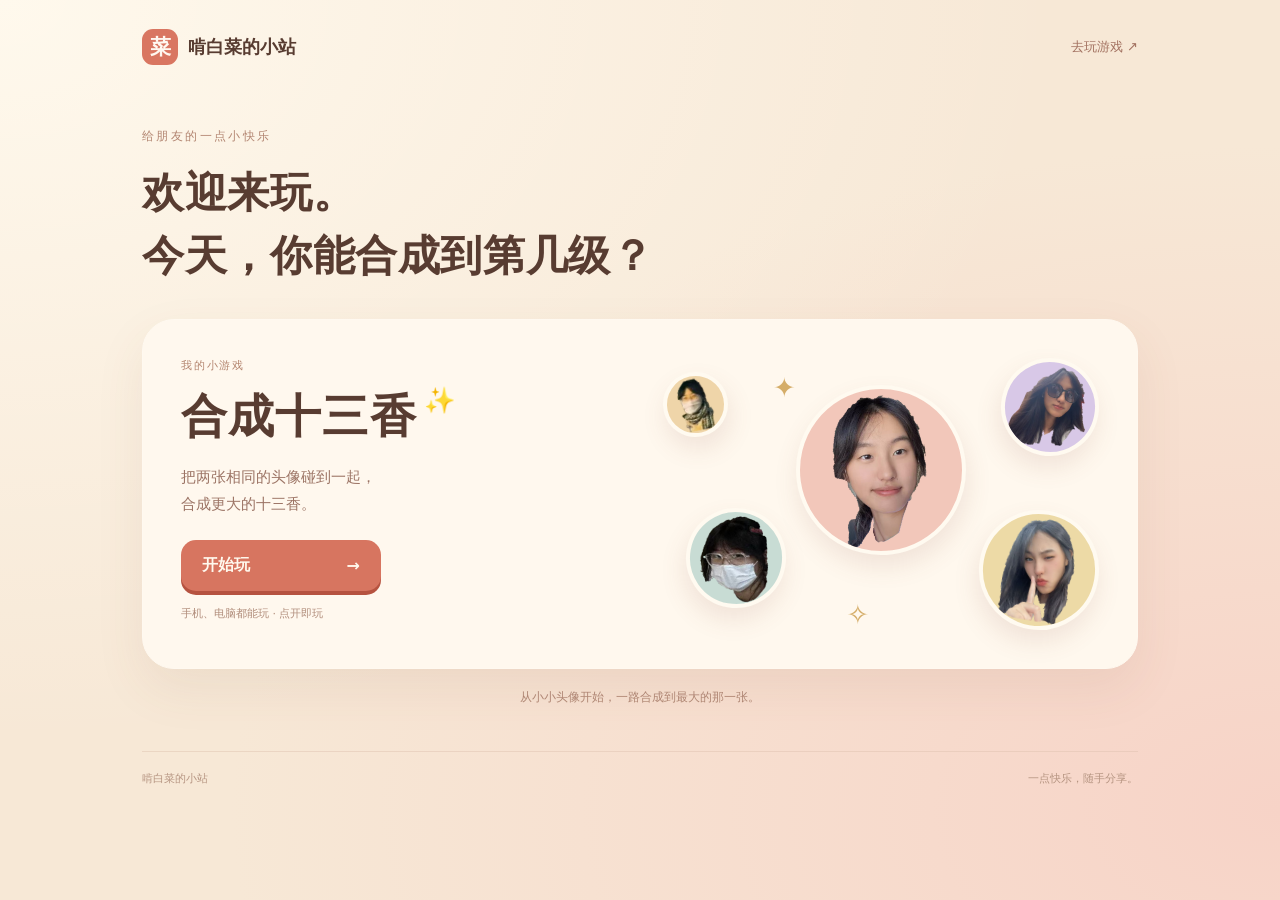
<file: index.html>
<!doctype html>
<html lang="zh-CN"><head><meta charset="utf-8"><meta name="viewport" content="width=device-width,initial-scale=1,viewport-fit=cover"><meta name="theme-color" content="#f7e8d6"><meta name="description" content="啃白菜的小站。来玩合成十三香，把相同的头像碰到一起，看看能合成到第几级。"><title>啃白菜的小站</title><link rel="icon" href="favicon.svg"><link rel="stylesheet" href="site.css"></head>
<body><div class="shell"><header><a class="brand" href="./"><span class="stamp">菜</span>啃白菜的小站</a><a class="nav" href="game/">去玩游戏 ↗</a></header>
<main><section class="welcome"><p class="kicker">给朋友的一点小快乐</p><h1>欢迎来玩。<br>今天，你能合成到第几级？</h1></section>
<section class="game-card" aria-labelledby="game-title"><div class="card-copy"><p class="tag">我的小游戏</p><h2 id="game-title">合成十三香<span>✨</span></h2><p class="intro">把两张相同的头像碰到一起，<br>合成更大的十三香。</p><a class="play" href="game/">开始玩 <span>→</span></a><p class="hint">手机、电脑都能玩 · 点开即玩</p></div><div class="portraits" aria-hidden="true"><div class="orb a"><img src="game/assets/01.png" alt=""></div><div class="orb b"><img src="game/assets/04.png" alt=""></div><div class="orb c"><img src="game/assets/09.png" alt=""></div><div class="orb d"><img src="game/assets/10.png" alt=""></div><div class="orb e"><img src="game/assets/11.png" alt=""></div><span class="spark s1">✦</span><span class="spark s2">✧</span></div></section>
<p class="below">从小小头像开始，一路合成到最大的那一张。</p></main><footer><span>啃白菜的小站</span><span>一点快乐，随手分享。</span></footer></div></body></html>
</file>
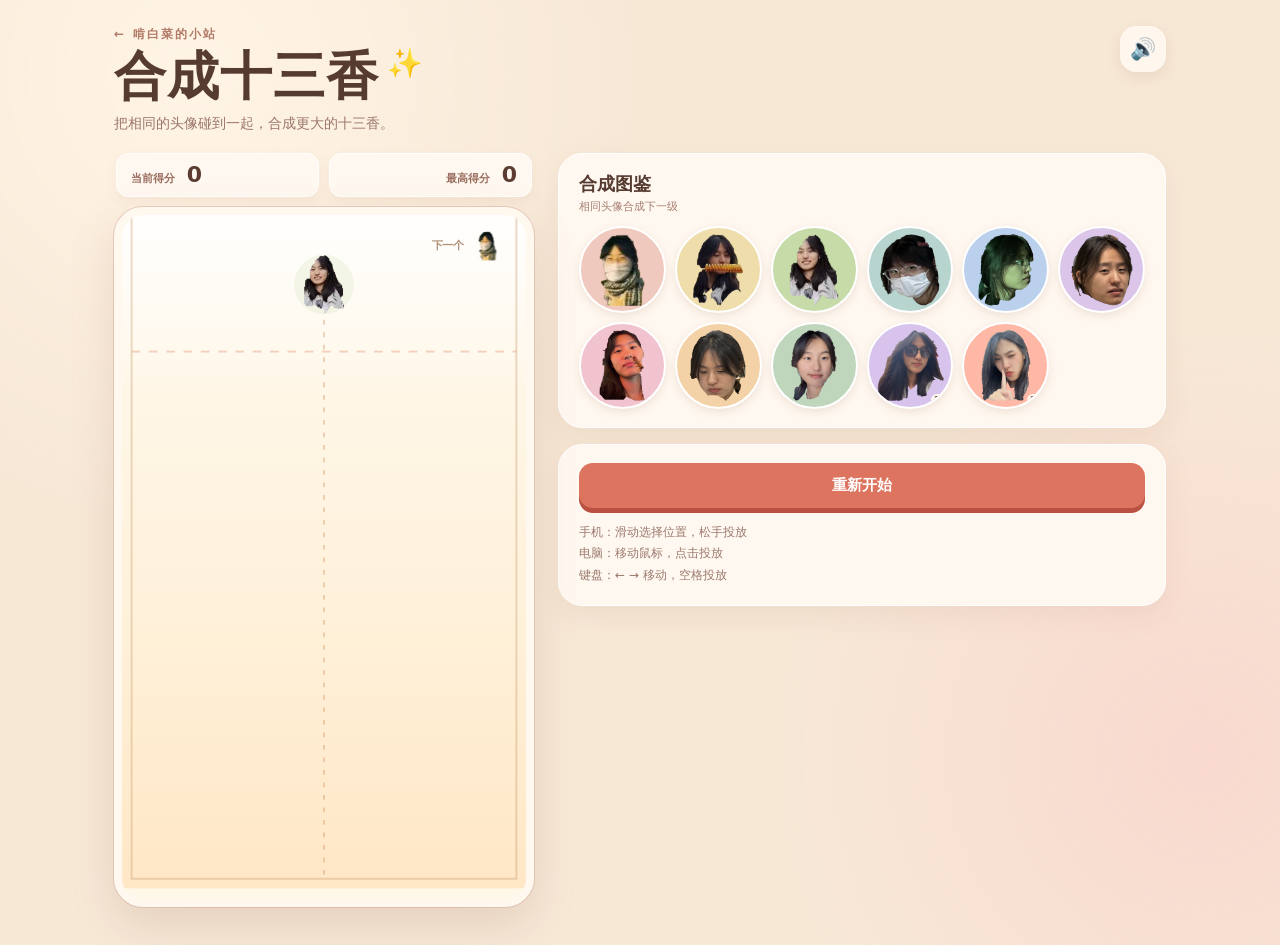
<file: game/index.html>
<!doctype html>
<html lang="zh-CN">
<head>
  <meta charset="utf-8">
  <meta name="viewport" content="width=device-width,initial-scale=1,viewport-fit=cover">
  <meta name="theme-color" content="#f7e8d6">
  <title>合成十三香</title>
  <link rel="stylesheet" href="style.css">
</head>
<body>
  <main class="layout">
    <header class="top">
      <div><p class="eyebrow"><a href="../" style="color:inherit;text-decoration:none">← 啃白菜的小站</a></p><h1>合成十三香<span>✨</span></h1><p class="sub">把相同的头像碰到一起，合成更大的十三香。</p></div>
      <button id="soundBtn" class="icon" aria-label="切换音效"><span class="ico">🔊</span></button>
    </header>
    <section class="game-area">
      <div class="play-column">
        <div class="board-head"><div>当前得分 <strong id="score">0</strong></div><div>最高得分 <strong id="best">0</strong></div></div>
        <div class="board-wrap" id="stage">
        <canvas id="game" width="420" height="700" aria-label="合成十三香游戏棋盘"></canvas>
        <div id="overlay" class="overlay"><div class="overlay-card"><div class="sparkle">✨</div><h2>游戏结束</h2><p>这次得分 <strong id="finalScore">0</strong></p><p>个人最高 <strong id="finalBest">0</strong></p><button id="restartBtn" class="primary">再玩一次</button></div></div>
        </div>
      </div>
      <aside class="side">
        <div class="next-card"><span>下一个</span><div class="next-bubble"><canvas id="next" width="160" height="160" aria-label="下一个头像"></canvas></div></div>
        <div class="progress-card"><div class="card-title">合成图鉴 <small>相同头像合成下一级</small></div><div id="levels" class="levels"></div></div>
        <div class="controls"><button id="resetBtn" class="primary">重新开始</button><p>手机：滑动选择位置，松手投放<br>电脑：移动鼠标，点击投放<br>键盘：← → 移动，空格投放</p></div>
      </aside>
    </section>
  </main>
  <script src="assets/parts.js"></script>
  <script src="game.js"></script>
</body>
</html>
</file>
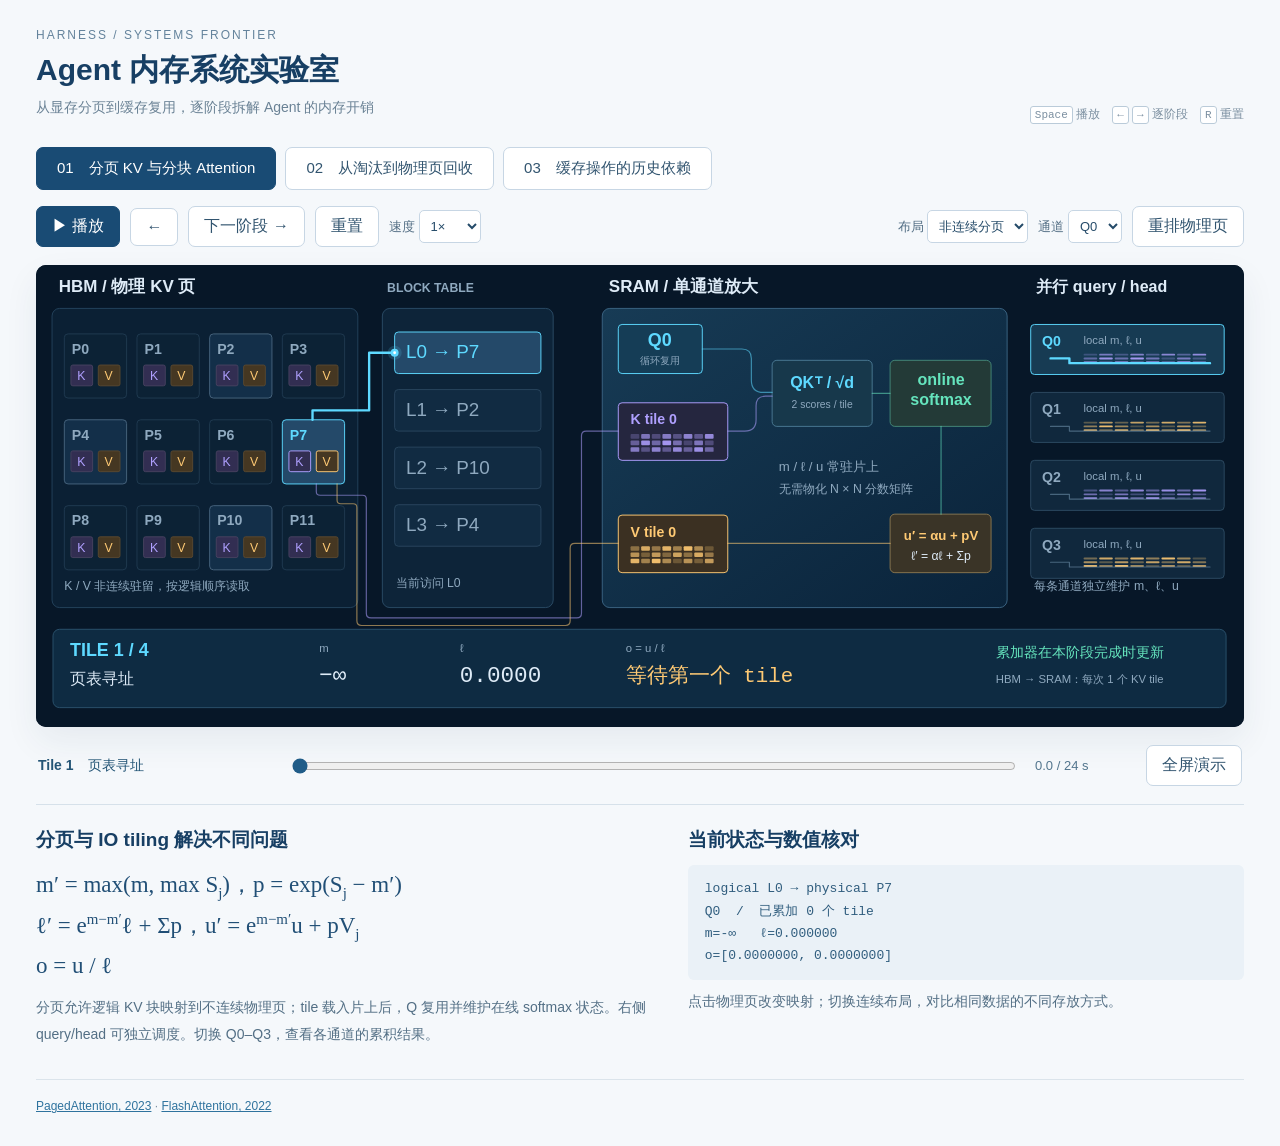
<file: harness-lab/index.html>
<!doctype html>
<html lang="zh-CN"><head><meta charset="utf-8"><meta name="viewport" content="width=device-width,initial-scale=1"><title>Harness · Agent Memory Lab</title>
<style>
:root{--navy:#173f64;--bg:#071728;--ink:#dcebf8;--muted:#8fa9bf;--q:#5ed9ff;--k:#b0a0ff;--v:#ffca74;--green:#65e4bd;--red:#ff879a}*{box-sizing:border-box}body{margin:0;background:#f5f8fb;color:#163750;font-family:-apple-system,BlinkMacSystemFont,"PingFang SC","Microsoft YaHei",sans-serif}button,input,select{font:inherit}button,select{cursor:pointer}button{border:1px solid #c7d6e4;background:white;color:#31546f;border-radius:7px;padding:9px 15px}button:hover{border-color:#1a608f;background:#edf6fc}button:focus-visible,select:focus-visible,input:focus-visible{outline:3px solid #2e9bd4;outline-offset:3px}button[aria-pressed=true],button.primary{background:#194b74;color:white;border-color:#194b74}main:fullscreen{background:#f5f8fb;overflow:auto;width:100%}main{max-width:1580px;margin:auto;padding:28px 36px}header{display:flex;align-items:end;justify-content:space-between;gap:24px}.eyebrow{font-size:12px;letter-spacing:2px;color:#64839c}h1{font-size:30px;margin:8px 0;color:var(--navy);font-weight:650}header p{margin:6px 0;color:#6a8295;font-size:14px}.tabs{display:flex;gap:9px;margin:24px 0 16px}.tabs button{font-size:15px;padding:11px 20px}.toolbar{display:flex;align-items:center;justify-content:space-between;gap:14px;margin:12px 0 18px}.transport,.options{display:flex;gap:10px;align-items:center}.toolbar label{font-size:13px;color:#546f85}.toolbar select{border:1px solid #c7d6e4;border-radius:5px;background:white;padding:7px;color:#254b69}#stage{aspect-ratio:1280/490;background:var(--bg);border-radius:10px;overflow:hidden;box-shadow:0 14px 35px #16375012}#stage svg{display:block;width:100%;height:100%;touch-action:manipulation}svg text{font-family:-apple-system,BlinkMacSystemFont,"PingFang SC","Microsoft YaHei",sans-serif}svg .mono{font-family:"SFMono-Regular",Consolas,monospace}svg [data-page],svg [data-slot]{cursor:pointer}svg [data-page]:hover rect,svg [data-slot]:hover rect{stroke:white;stroke-width:2}.timeline{display:flex;align-items:center;gap:17px;padding:18px 2px 12px}.timeline input{flex:1;accent-color:#205c88}.time{font-size:13px;color:#52758d;font-variant-numeric:tabular-nums;min-width:94px}.status{font-size:14px;font-weight:550;color:#245576;min-width:235px}.explain{display:grid;grid-template-columns:1.1fr 1fr;gap:40px;border-top:1px solid #d6e1ea;padding-top:22px;margin-top:6px}.explain h2{font-size:19px;color:var(--navy);margin:0 0 12px}.explain p{font-size:14px;line-height:1.9;color:#536f85;margin:8px 0}.math{font-family:"Times New Roman","PingFang SC",serif;font-size:23px;line-height:1.75;color:#214f76}.readout{font:13px/1.7 "SFMono-Regular",Consolas,monospace;color:#305d7e;white-space:pre-wrap;background:#eaf1f7;padding:13px 17px;border-radius:6px}.tip{font-size:12px;color:#7b8fa0}footer{font-size:12px;line-height:1.9;color:#7d91a2;border-top:1px solid #dbe4eb;margin-top:24px;padding-top:15px}a{color:#2f739e}a:hover{color:#144264}kbd{font:11px monospace;border:1px solid #bacbd9;background:white;border-radius:3px;padding:2px 4px}.capture main{padding:0;max-width:none}.capture #stage{width:1280px;height:490px;border-radius:0;box-shadow:none}.capture header,.capture .tabs,.capture .toolbar,.capture .timeline,.capture .explain,.capture footer{display:none}.capture{background:var(--bg)}.embed main{padding:12px}.embed header{display:none}.embed .tabs{margin-top:0}sub,sup{font-size:.65em;line-height:0}@media(max-width:800px){main{padding:20px 14px}header{display:block}h1{font-size:24px}.tabs{gap:5px}.tabs button{padding:10px 8px;font-size:12px}.toolbar{flex-wrap:wrap}.options{flex-wrap:wrap}.explain{grid-template-columns:1fr;gap:18px}.status{min-width:0;font-size:12px}.timeline{gap:8px}.math{font-size:20px}}
</style></head><body><main>
<header><div><div class="eyebrow">HARNESS / SYSTEMS FRONTIER</div><h1>Agent 内存系统实验室</h1><p>从显存分页到缓存复用，逐阶段拆解 Agent 的内存开销</p></div><div class="tip"><kbd>Space</kbd> 播放　<kbd>←</kbd> <kbd>→</kbd> 逐阶段　<kbd>R</kbd> 重置</div></header>
<nav class="tabs" aria-label="实验选择"><button data-scene="gpu" aria-pressed="true">01　分页 KV 与分块 Attention</button><button data-scene="compact" aria-pressed="false">02　从淘汰到物理页回收</button><button data-scene="history" aria-pressed="false">03　缓存操作的历史依赖</button></nav>
<div class="toolbar"><div class="transport"><button class="primary" id="play">▶ 播放</button><button id="prev" aria-label="上一阶段">←</button><button id="next">下一阶段 →</button><button id="reset">重置</button><label>速度 <select id="speed"><option value=".5">0.5×</option><option value="1" selected>1×</option><option value="2">2×</option></select></label></div><div class="options" id="options"></div></div>
<div id="stage" aria-label="交互式内存架构图"></div>
<div class="timeline"><span class="status" id="status"></span><input type="range" id="scrub" min="0" max="1000" value="0" aria-label="动画时间轴"><span class="time" id="time"></span><button id="fullscreen">全屏演示</button></div>
<section class="explain"><div><h2 id="detailTitle"></h2><div class="math" id="formula"></div><p id="explanation"></p></div><div><h2>当前状态与数值核对</h2><div id="readout" class="readout"></div><p id="hint" class="tip"></p></div></section>
<footer id="sources"></footer>
</main>
<script>
(()=>{'use strict';
const $=id=>document.getElementById(id),C={ink:'#deebf7',muted:'#8fa9bf',line:'#3b5b75',q:'#5ed9ff',k:'#b0a0ff',v:'#ffca74',ok:'#65e4bd',bad:'#ff879a',bg:'#071728'};
let scene='gpu',t=0,playing=false,last=0,speed=1,layout='paged',query=0,keepN=12,selectedPage=7;
let mapping=[7,2,10,4];const duration={gpu:24,compact:16,history:18},phaseNames={gpu:['页表寻址','K/V 页载入 SRAM','QKᵀ 与在线归一化','累加 P·V'],compact:['Token 级 keep mask','规划不相交源／目的','沿路径并行搬移','回收空物理页'],history:['初始 A、B 缓存','不同顺序执行 append / drop','比较 C 的上下文依赖','对齐位置后仍需历史身份']};
const esc=s=>String(s).replace(/[&<>"']/g,x=>({'&':'&amp;','<':'&lt;','>':'&gt;','"':'&quot;',"'":'&apos;'}[x]));
const txt=(s,x,y,size=16,col=C.ink,weight=400,anchor='start',cls='')=>`<text x="${x}" y="${y}" font-size="${size}" fill="${col}" font-weight="${weight}" text-anchor="${anchor}" class="${cls}">${esc(s)}</text>`;
const box=(x,y,w,h,fill='#102b42',stroke=C.line,r=6)=>`<rect x="${x}" y="${y}" width="${w}" height="${h}" rx="${r}" fill="${fill}" stroke="${stroke}"/>`;
const clamp=x=>Math.max(0,Math.min(1,x));let routes=[];
// Every moving marker is sampled from the very same SVG path that is painted.
function route(id,d,color=C.line,active=false,packet=null){routes.push({id,packet});return `<path id="${id}" d="${d}" fill="none" stroke="${color}" stroke-width="${active?2.5:1.25}" opacity="${active?1:.55}" stroke-linecap="round" stroke-linejoin="round"/>${packet===null?'':`<g data-route="${id}" data-progress="${clamp(packet)}"><circle r="7.5" fill="${color}" opacity=".16"/><circle r="4.2" fill="${color}"/><circle r="1.5" fill="white"/></g>`}`;}
const matrix=(x,y,w,h,col,seed=0)=>{let s='';for(let i=0;i<24;i++)s+=`<rect x="${x+i%8*w/8}" y="${y+Math.floor(i/8)*h/3}" width="${w/8-2}" height="${h/3-2}" fill="${col}" opacity="${.25+(i*7+seed)%13/18}" rx="1"/>`;return s;};
function shell(s){return `<svg viewBox="0 0 1280 490" xmlns="http://www.w3.org/2000/svg"><defs><linearGradient id="chip" x2="1" y2="1"><stop stop-color="#173b55"/><stop offset="1" stop-color="#0a233a"/></linearGradient></defs><rect width="1280" height="490" fill="${C.bg}"/>${s}</svg>`;}
const scores=[[1.2,-.4],[2.1,.5],[-1,1.6],[.3,2.5]],values=[[[.2,.8],[.9,.1]],[[.4,.6],[.3,.7]],[[.8,.2],[.1,.9]],[[.7,.3],[.6,.4]]];
function online(count,q=query){let m=-Infinity,l=0,u=[0,0];for(let j=0;j<count;j++){let ss=scores[j].map((v,i)=>v+q*.16*((j+i)%3-1)),mn=Math.max(m,...ss),a=Math.exp(m-mn),p=ss.map(v=>Math.exp(v-mn));u=u.map((v,d)=>a*v+p.reduce((z,pv,i)=>z+pv*values[j][i][d],0));l=a*l+p.reduce((a,b)=>a+b);m=mn;}return {m,l,u,o:l?u.map(v=>v/l):[0,0]};}
function dense(q=query){const s=scores.flat().map((v,i)=>v+q*.16*((Math.floor(i/2)+i%2)%3-1)),v=values.flat(),m=Math.max(...s),p=s.map(v=>Math.exp(v-m)),z=p.reduce((a,b)=>a+b);return [0,1].map(d=>p.reduce((s,x,i)=>s+x*v[i][d],0)/z);}
function gpu(){const tile=Math.min(3,Math.floor(t/6)),local=t-tile*6,phase=Math.min(3,Math.floor(local/1.5)),f=local/1.5-phase,pid=mapping[tile],state=online(tile+(phase===3&&f>=.92?1:0)),snext=online(tile+1);let s='';
s+=txt('HBM / 物理 KV 页',24,29,18,C.ink,600)+txt('BLOCK TABLE',372,29,13,C.muted,600)+txt('SRAM / 单通道放大',607,29,18,C.ink,600)+txt('并行 query / head',1060,29,17,C.ink,600);
s+=box(17,46,324,317,'#0b2034','#25435d',8);for(let p=0;p<12;p++){let x=30+p%4*77,y=73+Math.floor(p/4)*91,a=p===pid,used=mapping.includes(p);s+=`<g data-page="${p}" role="button" tabindex="0" aria-label="物理页 ${p}">`+box(x,y,66,68,a?'#244969':used?'#132f49':'#0c2235',a?C.q:used?'#48647e':'#203b51',4)+txt('P'+p,x+8,y+21,15,a?C.q:C.muted,600)+box(x+7,y+33,23,22,'#322e52',a?C.k:'#484260',2)+box(x+36,y+33,23,22,'#453722',a?C.v:'#5a4930',2)+txt('K',x+18,y+49,13,C.k,500,'middle')+txt('V',x+47,y+49,13,C.v,500,'middle')+'</g>';}
s+=txt('K / V 非连续驻留，按逻辑顺序读取',30,344,13,C.muted);
s+=box(367,46,181,317,'#0d2439','#2b4c67',8);for(let j=0;j<4;j++){s+=box(380,71+j*61,155,44,j===tile?'#244969':'#112b42',j===tile?C.q:'#29465e',4)+txt(`L${j}   →   P${mapping[j]}`,392,99+j*61,20,j===tile?C.q:C.muted,500);}s+=txt('当前访问 L'+tile,381,341,13,C.muted);
const pageX=30+pid%4*77,pageY=73+Math.floor(pid/4)*91,py=pageY+68,px=pageX+48,by=93+tile*61;
s+=route('lookup',`M380 ${by} H353 V${pageY-10} H${pageX+32} V${pageY}`,C.q,phase===0,phase===0?f:null);
s+=box(600,46,429,317,'url(#chip)','#3c6584',8);
s+=box(617,63,89,52,'#153d56',C.q,4)+txt('Q'+query,661,86,19,C.q,600,'middle')+txt('循环复用',661,105,11,C.muted,400,'middle');
s+=box(617,146,116,61,'#25263f',C.k,4)+txt('K tile '+tile,630,169,15,C.k,600)+matrix(630,179,90,21,C.k,tile);
s+=box(617,265,116,61,'#3b3022',C.v,4)+txt('V tile '+tile,630,288,15,C.v,600)+matrix(630,298,90,20,C.v,tile+3);
s+=box(780,101,106,70,'#17384b','#4b7a94',5)+txt('QKᵀ / √d',833,130,17,C.q,600,'middle')+txt('2 scores / tile',833,151,11,C.muted,400,'middle');
s+=box(905,101,107,70,'#233a37','#458879',5)+txt('online',959,127,17,C.ok,600,'middle')+txt('softmax',959,148,17,C.ok,600,'middle');
s+=box(905,264,107,62,'#3a3427','#8b7750',5)+txt('u′ = αu + pV',959,291,14,C.v,600,'middle')+txt('ℓ′ = αℓ + Σp',959,313,13,C.ink,400,'middle');
// Independent K and V DMA paths have explicit destinations and never jump across corners.
s+=route('loadK',`M${px-12} ${py} V${py+8} Q${px-12} ${py+12} ${px-8} ${py+12} H346 Q350 ${py+12} 350 ${py+16} V369 Q350 374 355 374 H573 Q578 374 578 369 V181 Q578 176 583 176 H617`,C.k,phase===1,phase===1?f:null);
s+=route('loadV',`M${px+10} ${py} V${py+17} Q${px+10} ${py+21} ${px+14} ${py+21} H336 Q340 ${py+21} 340 ${py+25} V377 Q340 382 345 382 H561 Q566 382 566 377 V300 Q566 295 571 295 H617`,C.v,phase===1,phase===1?f:null);
s+=route('qscore','M706 89 H748 Q758 89 758 99 V122 Q758 135 771 135 H780',C.q,phase===2,phase===2?f:null);
s+=route('kscore','M733 176 H751 Q763 176 763 164 V149 Q763 139 773 139 H780',C.k,phase===2,phase===2?f:null);
s+=route('scoreNorm','M886 136 H905',C.ok,phase===2,phase===2?clamp((f-.5)*2):null);
s+=route('pv','M733 295 H905',C.v,phase===3,phase===3?f:null);
s+=route('normAccum','M959 171 V264',C.ok,phase===3,phase===3?f:null);
s+=txt('m / ℓ / u 常驻片上',787,218,14,C.muted)+txt('无需物化 N × N 分数矩阵',787,242,13,C.muted);
for(let row=0;row<4;row++){const y=63+row*72,active=row===query;s+=box(1054,y,205,53,active?'#173b53':'#10283d',active?C.q:'#2d4b62',4)+txt('Q'+row,1066,y+23,15,active?C.q:C.muted,600)+txt('local m, ℓ, u',1110,y+21,12,C.muted)+matrix(1110,y+31,132,12,row%2?C.v:C.k,row);s+=route('lane'+row,`M1075 ${y+36} H1095 V${y+41} H1244`,active?C.q:'#7598b2',active,playing||t>0?((local/6+row*.17)%1):null);}
s+=txt('每条通道独立维护 m、ℓ、u',1058,344,13,C.muted);
s+=box(18,386,1243,83,'#0e2b42','#2b526d',7)+txt(`TILE ${tile+1} / 4`,36,414,19,C.q,600)+txt(phaseNames.gpu[phase],36,444,17,C.ink,500);
s+=txt('m',300,410,12,C.muted)+txt(Number.isFinite(state.m)?state.m.toFixed(3):'−∞',300,442,24,C.ink,500,'start','mono')+txt('ℓ',449,410,12,C.muted)+txt(state.l.toFixed(4),449,442,24,C.ink,500,'start','mono');s+=txt('o = u / ℓ',625,410,12,C.muted)+txt(state.l?'['+state.o.map(v=>v.toFixed(5)).join(', ')+']':'等待第一个 tile',625,442,22,C.v,500,'start','mono');
s+=txt(tile===3&&phase===3&&f>=.92?'4 tiles 已完成':'累加器在本阶段完成时更新',1017,415,15,C.ok,500)+txt('HBM → SRAM：每次 1 个 KV tile',1017,443,12,C.muted);
return {svg:shell(s),phase,tile,state,next:snext};}
const baseOrder=[0,3,6,9,10,13,18,21,24,27,30,31,2,7,11,16,23,28,1,4,8,14,17,20,25,29,5,12,15,19,22,26];
function plan(){const keep=new Set(baseOrder.slice(0,keepN)),nPages=Math.ceil(keep.size/4),start=32-nPages*4,src=[...keep].filter(v=>v<start).sort((a,b)=>a-b),dst=Array.from({length:32-start},(_,i)=>start+i).filter(v=>!keep.has(v)).slice(0,src.length);return {keep,nPages,start,moves:src.map((v,i)=>[v,dst[i]])};}
function slotxy(id){return {x:40+Math.floor(id/4)*153+(id%4)*27,y:240};}
function compact(){const p=Math.min(3,Math.floor(t/4)),f=t/4-p,pl=plan();let s=txt('TOKEN 淘汰 ≠ PAGE 释放',26,32,22,C.ink,600)+txt('调整保留预算，观察有效条目与分配器占用之间的差距',26,58,13,C.muted);
s+=txt(phaseNames.compact[p],26,110,25,p===3?C.ok:C.q,600)+txt(['掩码只改变有效性，分配器仍持有全部 8 页','已在尾部保留区域的条目不动，其余映射到空目标槽','源与目的集合不相交，可并行复制全部搬移项','尾部保留区以外的物理页已空，可返还给分配器'][p],26,143,16,C.muted);
const movedSrc=new Set(pl.moves.map(v=>v[0])),movedDst=new Map(pl.moves.map(v=>[v[1],v[0]]));
for(let page=0;page<8;page++){const x=29+page*153,free=p===3&&page<8-pl.nPages;s+=box(x,186,140,115,free?'#0c2b2b':'#102a41',free?C.ok:'#41627b',5)+txt('P'+page,x+12,210,16,free?C.ok:C.muted,600);for(let j=0;j<4;j++){let id=page*4+j,xy=slotxy(id),yes=pl.keep.has(id),label=id;if(p===3){yes=(yes&&!movedSrc.has(id))||movedDst.has(id);if(movedDst.has(id))label=movedDst.get(id);}let color=yes?C.k:'#344b60';s+=`<g data-slot="${id}" tabindex="0" role="button">`+box(xy.x,xy.y,22,34,yes?'#343253':'#122438',yes?color:'#2d4356',3)+txt(p===3&&!yes?'':label,xy.x+11,xy.y+22,11,yes?C.ink:'#54697c',500,'middle')+'</g>';}s+=txt(free?'FREE':`4 slots`,x+70,321,14,free?C.ok:C.muted,500,'middle');}
if(p===1||p===2){pl.moves.forEach(([src,dst],i)=>{let a=slotxy(src),b=slotxy(dst),low=353+(i%4)*11;let d=`M${a.x+11} ${a.y+34} V${low-9} Q${a.x+11} ${low} ${a.x+20} ${low} H${b.x+2} Q${b.x+11} ${low} ${b.x+11} ${low-9} V${b.y+34}`;s+=route('move'+i,d,i%2?C.v:C.k,p===2,p===2?f:null);});}
s+=box(25,407,1230,61,'#102e42','#315773',6)+txt('有效条目',43,431,12,C.muted)+txt(`${pl.keep.size} / 32`,43,454,21,C.k,600)+txt('分配器占用',270,431,12,C.muted)+txt(`${p===3?pl.nPages:8} / 8 pages`,270,454,21,p===3?C.ok:C.v,600)+txt('理论保留页数',580,431,12,C.muted)+txt(`ceil(${pl.keep.size} / 4) = ${pl.nPages}`,580,454,21,C.ink,500)+txt(p===3?`回收 ${8-pl.nPages} 页`:`规划 ${pl.moves.length} 项搬移`,990,449,23,p===3?C.ok:C.v,600);
return {svg:shell(s),phase:p,plan:pl};}
function history(){let phase=Math.min(3,Math.floor(t/4.5)),f=t/4.5-phase;let s=txt('操作顺序决定缓存状态',25,32,23,C.ink,600)+txt('两条执行轨迹从同一个已计算 A、B 的缓存出发',25,60,14,C.muted);
const xs=[470,702,934],cols=['#7597b4',C.k,C.v];
for(let row=0;row<2;row++){let y=116+row*142,drop=phase>=2||(row===1&&phase>=1),hasC=phase>=2||(row===0&&phase>=1);s+=txt(row===0?'轨迹 ①':'轨迹 ②',26,y+13,19,row===0?C.q:C.ok,600)+txt(row===0?'append(C) → drop(A)':'drop(A) → append(C)',26,y+46,18,C.ink,500);
for(let i=0;i<3;i++){let live=i===0?!drop:i===1||hasC,fill=live?'#17344c':'#0c2235';s+=box(xs[i],y-14,145,75,fill,live?cols[i]:'#263e54',5)+txt(['A','B',row===0?'C₁':'C₂'][i],xs[i]+20,y+17,23,live?cols[i]:C.muted,600)+txt(i===0?(drop?'inactive':'KV(A)'):i===1?'KV(B | A)':hasC?(row===0?'KV(C | A,B)':'KV(C | B[A])'):'not computed',xs[i]+15,y+43,12,live?C.ink:C.muted);if(i===0&&drop)s+=`<path d="M${xs[i]+8} ${y-4} L${xs[i]+137} ${y+51}" stroke="${C.bad}" stroke-width="2"/>`;}
s+=route('AB'+row,`M615 ${y+18} H702`,C.k,false,null);if(hasC){s+=route('BC'+row,`M847 ${y+18} H934`,C.k,true,phase===1||phase===2?f:null);if(row===0)s+=route('AC'+row,`M542 ${y-14} V${y-31} Q542 ${y-40} 551 ${y-40} H997 Q1006 ${y-40} 1006 ${y-31} V${y-14}`,C.v,true,phase===1?f:null);}
s+=txt(drop?'A 已退出后续注意力':'初始 prefix',1120,y+17,12,drop?C.bad:C.muted)+txt(hasC?(row===0?'C 计算时看见 A、B':'C 只见保留的 B[A]'):'等待 append(C)',1120,y+43,12,C.muted);
}
s+=box(26,409,1227,61,'#102d43','#2d5572',6)+txt(phase>=2?'C₁、C₂ 的构建历史不同':'观察 C 在生成时可见的前缀',46,445,22,phase>=2?C.bad:C.ink,600)+txt('B 仍可能间接携带 A 的信息',927,446,15,C.muted);
return {svg:shell(s),phase};}

function install(){routes=[];let r=scene==='gpu'?gpu():scene==='compact'?compact():history();$('stage').innerHTML=r.svg;document.querySelectorAll('[data-route]').forEach(g=>{const path=$(g.dataset.route),pos=path.getPointAtLength(path.getTotalLength()*+g.dataset.progress);g.setAttribute('transform',`translate(${pos.x},${pos.y})`);});
$('scrub').value=t/duration[scene]*1000;$('time').textContent=`${t.toFixed(1)} / ${duration[scene]} s`;$('status').textContent=(scene==='gpu'?`Tile ${r.tile+1}　`:'')+phaseNames[scene][r.phase];$('play').textContent=playing?'Ⅱ 暂停':'▶ 播放';
if(scene==='gpu'){let err=Math.max(...online(4).o.map((v,i)=>Math.abs(v-dense()[i])));$('readout').textContent=`logical L${r.tile} → physical P${mapping[r.tile]}\nQ${query}  /  已累加 ${r.tile+(r.phase===3&&((t-r.tile*6)/1.5-r.phase)>=.92?1:0)} 个 tile\nm=${Number.isFinite(r.state.m)?r.state.m.toFixed(6):'-∞'}   ℓ=${r.state.l.toFixed(6)}\no=[${r.state.o.map(v=>v.toFixed(7)).join(', ')}]`;}
else if(scene==='compact'){$('readout').textContent=`keep = {${[...r.plan.keep].sort((a,b)=>a-b).join(', ')}}\nmove = ${r.plan.moves.map(([a,b])=>`${a}→${b}`).join('  ')}\n源目的交集：${r.plan.moves.some(([a])=>r.plan.moves.some(([,b])=>a===b))?'非空':'∅（无覆盖冲突）'}\n有效项 ${r.plan.keep.size}，保留页 ${r.plan.nPages}，可回收 ${8-r.plan.nPages} 页`;}
else $('readout').textContent=`① append(C, prefix={A,B}); drop(A)\n② drop(A); append(C, prefix={B})\n最终活跃 KV 标签：两者都是 [B,C]\nC 的生成上下文：{A,B} / {B}\n复用键需要区分 token、位置和操作历史`;
$('stage').querySelectorAll('[data-page]').forEach(g=>{g.onclick=()=>{playing=false;selectedPage=+g.dataset.page;let j=mapping.indexOf(selectedPage);if(j>=0)t=j*6;else{mapping[Math.min(3,Math.floor(t/6))]=selectedPage;mapping=[...new Set(mapping)];for(let p=0;mapping.length<4;p++)if(!mapping.includes(p))mapping.push(p);}install();};g.onkeydown=e=>{if(e.key==='Enter')g.onclick();};});
$('stage').querySelectorAll('[data-slot]').forEach(g=>{g.onclick=()=>{playing=false;let id=+g.dataset.slot,arr=baseOrder.slice(0,keepN),j=arr.indexOf(id);if(j>=0&&arr.length>1)arr.splice(j,1);else if(j<0)arr.push(id);baseOrder.splice(0,32,...arr,...Array.from({length:32},(_,i)=>i).filter(v=>!arr.includes(v)));keepN=arr.length;t=0;options();install();};g.onkeydown=e=>{if(e.key==='Enter')g.onclick();};});
return r;}
function options(){if(scene==='gpu'){$('options').innerHTML='<label>布局 <select id="layout"><option value="paged">非连续分页</option><option value="contiguous">连续对照</option></select></label><label>通道 <select id="query">'+[0,1,2,3].map(i=>`<option value="${i}">Q${i}</option>`).join('')+'</select></label><button id="shuffle">重排物理页</button>';$('layout').value=layout;$('query').value=query;$('layout').onchange=e=>{layout=e.target.value;mapping=layout==='paged'?[7,2,10,4]:[0,1,2,3];install();};$('query').onchange=e=>{query=+e.target.value;install();};$('shuffle').onclick=()=>{mapping=mapping.map(p=>(p+5)%12);install();};}
else if(scene==='compact'){$('options').innerHTML=`<label>保留预算 <input id="budget" type="range" min="1" max="32" value="${keepN}" style="width:125px;vertical-align:middle"> <span id="budgetN">${keepN}/32</span></label>`;$('budget').oninput=e=>{keepN=+e.target.value;$('budgetN').textContent=keepN+'/32';t=0;playing=false;install();};}else $('options').innerHTML='<span class="tip">逐阶段比较两条执行轨迹</span>';}
function details(){const d={gpu:['分页与 IO tiling 解决不同问题','m′ = max(m, max S<sub>j</sub>)，p = exp(S<sub>j</sub> − m′)<br>ℓ′ = e<sup>m−m′</sup>ℓ + Σp，u′ = e<sup>m−m′</sup>u + pV<sub>j</sub><br>o = u / ℓ','分页允许逻辑 KV 块映射到不连续物理页；tile 载入片上后，Q 复用并维护在线 softmax 状态。右侧 query/head 可独立调度。切换 Q0–Q3，查看各通道的累积结果。','点击物理页改变映射；切换连续布局，对比相同数据的不同存放方式。','<a href="https://arxiv.org/abs/2309.06180" target="_blank" rel="noopener">PagedAttention, 2023</a> · <a href="https://arxiv.org/abs/2205.14135" target="_blank" rel="noopener">FlashAttention, 2022</a>'],compact:['有效条目数与物理页数之间的缺口','N<sub>retained pages</sub> = ⌈ N<sub>retained KV</sub> / slots_per_page ⌉','图中先生成 keep mask，再把尾部目标区域以外的保留项映射到空目的槽。已经位于目标区域的保留项原地保留。源和目的集合不相交，避免并行复制互相覆盖，最后释放完全空出的页。','点击条目调整保留集合，或拖动预算。沿曲线观察条目搬移，再看空页回收。','<a href="https://arxiv.org/abs/2609.31395v1" target="_blank" rel="noopener">ActKV, 2026 · §7.2</a>'],history:['缓存的身份包含构建它的历史','C(T, operation_history) ≠ C(T, other_history)<br>K<sub>q</sub> = R(q) R(p)<sup>−1</sup> K<sub>p</sub>','删除 A 的 KV 条目不会追溯修改已生成的 B 或 C。两条轨迹即使最终活跃条目的标签与位置相同，C 构建时可见的前缀也不同。移动位置时还需处理 RoPE 的重编码，位置一致也不能消除不同上下文带来的历史差异。','B[A] 表示 B 的状态已吸收 A 的信息。比较两条轨迹中 C 的生成时刻与可见历史。','<a href="https://arxiv.org/abs/2610.28577v1" target="_blank" rel="noopener">Cache Engineering for Agents, 2026 · Fig.5 / §3.4</a>']};let x=d[scene];$('detailTitle').textContent=x[0];$('formula').innerHTML=x[1];$('explanation').textContent=x[2];$('hint').textContent=x[3];$('sources').innerHTML=x[4];}
function setScene(s){s=['gpu','compact','history'].includes(s)?s:'gpu';scene=s;t=0;playing=false;document.querySelectorAll('[data-scene]').forEach(b=>b.setAttribute('aria-pressed',b.dataset.scene===s));options();details();install();}
function step(dir){playing=false;const delta=scene==='gpu'?1.5:scene==='compact'?4:4.5;t=Math.max(0,Math.min(duration[scene]-.001,(Math.floor((t+.001)/delta)+dir)*delta));install();}
$('play').onclick=()=>{playing=!playing;if(t>=duration[scene]-.01)t=0;last=performance.now();install();};$('next').onclick=()=>step(1);$('prev').onclick=()=>step(-1);$('reset').onclick=()=>{playing=false;t=0;install();};$('speed').onchange=e=>speed=+e.target.value;$('scrub').oninput=e=>{playing=false;t=+e.target.value/1000*(duration[scene]-.001);install();};$('fullscreen').onclick=()=>{const el=document.querySelector('main');if(document.fullscreenElement)document.exitFullscreen();else el.requestFullscreen();};document.querySelectorAll('[data-scene]').forEach(b=>b.onclick=()=>setScene(b.dataset.scene));
document.addEventListener('keydown',e=>{if(['INPUT','SELECT'].includes(document.activeElement.tagName))return;if(e.code==='Space'){e.preventDefault();$('play').click();}if(e.key==='ArrowRight'){e.preventDefault();step(1);}if(e.key==='ArrowLeft'){e.preventDefault();step(-1);}if(e.key.toLowerCase()==='r')$('reset').click();});
function loop(now){if(playing){t+=(now-last)/1000*speed;if(t>=duration[scene]){t=duration[scene]-.001;playing=false;}install();}last=now;requestAnimationFrame(loop);}requestAnimationFrame(loop);
window.lab={setScene,renderFrame:(s,time)=>{if(scene!==s)setScene(s);playing=false;t=Math.max(0,Math.min(duration[s]-.001,time));return install();},online,dense,plan,routeAudit:()=>[...document.querySelectorAll('[data-route]')].map(g=>{let p=$(g.dataset.route),pos=p.getPointAtLength(p.getTotalLength()*+g.dataset.progress),matrix=g.transform.baseVal.consolidate().matrix;return {route:g.dataset.route,error:Math.hypot(pos.x-matrix.e,pos.y-matrix.f)};}),state:()=>({scene,t,mapping,query,keepN}),setBudget:n=>{keepN=n;options();install();}};
window.addEventListener('hashchange',()=>setScene(location.hash.slice(1)));
window.renderFrame=window.lab.renderFrame;const qs=new URLSearchParams(location.search);if(qs.has('capture'))document.body.classList.add('capture');if(qs.has('embed'))document.body.classList.add('embed');setScene(qs.get('scene')||location.hash.slice(1)||'gpu');
})();
</script></body></html>
</file>
<file: site.css>
*{box-sizing:border-box}html{color:#583c31;background:#f7e8d6;font-family:"PingFang SC","Microsoft YaHei",system-ui,sans-serif}body{margin:0;min-height:100dvh;background:radial-gradient(ellipse at 0 0,#fff9ed,transparent 58%),radial-gradient(ellipse at 100% 90%,#f7d3c7,transparent 58%)}a{color:inherit;text-decoration:none}.shell{max-width:1060px;margin:auto;padding:28px 32px 20px}header{display:flex;align-items:center;justify-content:space-between;gap:16px}.brand{display:flex;gap:10px;align-items:center;font-weight:800;font-size:18px}.stamp{display:grid;place-items:center;width:36px;height:36px;border-radius:11px;background:#d97661;color:#fff8f0;font-size:21px}.nav{font-size:13px;color:#a27160;padding:10px 0}.welcome{margin:62px 0 32px}.kicker{font-size:12px;color:#b38672;letter-spacing:.2em;margin:0 0 16px}h1{font-size:clamp(26px,4vw,42px);line-height:1.5;letter-spacing:.015em;margin:0;font-weight:650}.game-card{position:relative;display:grid;grid-template-columns:1fr 1fr;min-height:350px;border:1px solid #fff9f0;background:#fff8ee;border-radius:32px;padding:38px;overflow:hidden;box-shadow:0 20px 50px #85503b16}.card-copy{z-index:1}.tag{font-size:11px;letter-spacing:.16em;color:#b3846e;margin:0 0 13px}h2{font-size:clamp(32px,4vw,46px);margin:0;letter-spacing:.025em}h2 span{font-size:.55em;margin-left:7px;vertical-align:top}.intro{color:#9c7465;font-size:15px;line-height:1.8;margin:16px 0 22px}.play{display:inline-flex;justify-content:space-between;align-items:center;gap:62px;min-width:200px;padding:15px 21px;border-radius:15px;color:#fff9ee;background:#d77560;font-size:16px;font-weight:750;box-shadow:0 4px 0 #b65340;transition:transform .15s}.play:hover{background:#c96551;transform:translateY(-2px)}.play:active{transform:translateY(2px);box-shadow:0 2px 0 #b65340}.hint{color:#b18d7b;font-size:11px;margin:15px 0 0}.portraits{position:relative;min-height:270px}.orb{position:absolute;display:grid;place-items:center;border:4px solid #fffaf0;border-radius:50%;box-shadow:0 12px 25px #8c5b4520;overflow:hidden}.orb img{height:100%;width:100%;object-fit:contain}.a{width:65px;height:65px;background:#efd5a9;left:5%;top:5%;transform:rotate(-12deg)}.b{width:100px;height:100px;background:#c8dcd4;left:10%;top:55%;transform:rotate(10deg)}.c{width:170px;height:170px;background:#f2c7ba;left:34%;top:10%;transform:rotate(-8deg)}.d{width:98px;height:98px;background:#d8c8e7;right:0;top:0;transform:rotate(12deg)}.e{width:120px;height:120px;background:#eddaa6;right:0;bottom:0;transform:rotate(10deg)}.spark{position:absolute;font-size:27px;color:#d5ad68}.s1{left:29%;top:5%}.s2{left:45%;bottom:0}.below{font-size:12px;color:#b18876;text-align:center;margin:20px 0}footer{display:flex;justify-content:space-between;gap:12px;color:#b69582;font-size:11px;border-top:1px solid #dbbdab70;padding-top:19px;margin-top:45px}a:focus-visible{outline:3px solid #c06c55;outline-offset:5px}@media(max-width:650px){.shell{padding:19px 20px}.brand{font-size:16px}.nav{font-size:11px}.welcome{margin:36px 0 22px}h1{font-size:24px}.game-card{display:flex;flex-direction:column-reverse;padding:25px;border-radius:25px}.portraits{height:205px;min-height:205px;width:100%;max-width:330px;margin:auto auto 22px}.a{width:49px;height:49px}.b{width:78px;height:78px;left:3%;top:53%}.c{width:132px;height:132px;left:26%;top:6%}.d{width:69px;height:69px}.e{width:94px;height:94px}.s1{left:18%}.card-copy{text-align:center}h2{font-size:34px}.intro{font-size:13px;margin:12px 0 18px}.play{width:100%;max-width:290px}.below{font-size:11px}footer{margin-top:28px}}@media(prefers-reduced-motion:reduce){.play{transition:none}}
</file>
<file: game/style.css>
:root{font-family:ui-rounded,"PingFang SC","Microsoft YaHei",system-ui,sans-serif;color:#563b31;background:#f7e8d6}*{box-sizing:border-box}body{margin:0;min-height:100dvh;background:radial-gradient(circle at 15% 8%,#fff4e5 0,transparent 32%),radial-gradient(circle at 94% 80%,#f9d9cf 0,transparent 30%),#f7e8d6}.layout{max-width:1100px;margin:auto;padding:26px 24px 38px}.top{display:flex;justify-content:space-between;align-items:start;gap:20px;margin-bottom:20px}.eyebrow{font-size:12px;letter-spacing:.18em;font-weight:800;color:#b27a67;margin:0 0 5px}h1{font-size:clamp(30px,5vw,52px);line-height:1.1;margin:0;letter-spacing:.02em}h1 span{font-size:.55em;vertical-align:top;margin-left:8px}.sub{margin:10px 0 0;color:#9b7669;font-size:14px}.icon{width:46px;height:46px;border:0;border-radius:16px;background:#fff7ee;box-shadow:0 5px 15px #9b604b20;font-size:21px;cursor:pointer}.game-area{display:grid;grid-template-columns:minmax(0,420px) minmax(250px,1fr);align-items:start;gap:24px}.board-wrap{position:relative;width:100%;aspect-ratio:420/700;border:8px solid #fff8ee;border-radius:29px;overflow:hidden;background:#fff7e8;box-shadow:0 18px 44px #9462532c,0 0 0 1px #eacdbf}.board-head{position:absolute;z-index:2;top:10px;left:13px;right:13px;display:flex;justify-content:space-between;gap:10px;color:#9a6c5e;font-size:11px;font-weight:700;pointer-events:none}.board-head div{background:#fffaf0d9;padding:7px 10px;border-radius:12px}.board-head strong{display:block;color:#5c3b30;font-size:20px;line-height:1.1}#game{display:block;width:100%;height:100%;touch-action:none;cursor:crosshair}.side{display:grid;gap:16px}.next-card,.progress-card,.controls{background:#fff8f0;border:1px solid #fff;border-radius:24px;padding:18px 20px;box-shadow:0 10px 28px #ac77601c}.next-card{display:flex;align-items:center;justify-content:space-between;min-height:100px;font-size:18px;font-weight:800}.next-bubble{width:68px;height:68px;border-radius:50%;background:#f8e7d8;display:grid;place-items:center;overflow:hidden;border:2px solid #edcbba}.next-bubble img{width:100%;height:100%;object-fit:contain}.card-title{font-size:18px;font-weight:800;margin-bottom:12px}.card-title small{display:block;font-size:11px;font-weight:500;color:#a77f71;margin-top:3px}.levels{display:grid;grid-template-columns:repeat(6,1fr);gap:9px}.level{position:relative;aspect-ratio:1;border-radius:50%;background:var(--bg);border:2px solid #ffffff;box-shadow:0 3px 8px #95634826;display:grid;place-items:center;overflow:hidden}.level img{width:94%;height:94%;object-fit:contain}.level b{position:absolute;bottom:1px;right:2px;font-size:9px;color:#6b4940;background:#fff9ed;border-radius:8px;padding:1px 3px}.controls{display:grid;gap:10px}.primary{border:0;background:#dc745f;color:white;border-radius:14px;padding:13px 20px;font-size:15px;font-weight:800;cursor:pointer;box-shadow:0 5px 0 #b95143}.primary:hover{background:#cf6654}.primary:active{transform:translateY(3px);box-shadow:0 2px 0 #b95143}.controls p{color:#9b796d;font-size:12px;line-height:1.8;margin:4px 0 0}.overlay{position:absolute;z-index:5;inset:0;background:#6f4e40a8;display:grid;place-items:center;padding:20px}.overlay{display:none}.overlay.show{display:grid}.overlay-card{background:#fff9ee;border-radius:24px;text-align:center;padding:30px;min-width:min(260px,100%);box-shadow:0 15px 50px #35231b44}.overlay-card .sparkle{font-size:40px}.overlay-card h2{margin:4px 0 8px}.overlay-card p{margin:0 0 20px;color:#937164}.overlay-card strong{font-size:22px;color:#cf6654}@media(max-width:760px){.layout{padding:14px 12px 24px}.top{margin-bottom:12px}.sub{font-size:12px}.game-area{display:flex;flex-direction:column;align-items:center;gap:14px}.board-wrap{width:min(100%,calc((100dvh - 160px)*.6),420px);min-width:min(100%,260px)}.side{width:min(100%,420px);grid-template-columns:100px 1fr;gap:10px}.next-card{display:flex;flex-direction:column;min-height:0;padding:9px 7px;font-size:12px}.next-bubble{width:56px;height:56px}.progress-card{padding:11px}.card-title{font-size:13px;margin-bottom:7px}.card-title small{display:none}.levels{gap:3px}.level b{display:none}.controls{grid-column:1/-1;padding:10px 12px}.controls p{display:none}}@media(max-width:370px){.board-wrap{width:100%}}

#next{display:block;width:100%;height:100%;pointer-events:none}

/* Scores occupy their own row outside the playing field. */
.play-column{width:100%}
.board-head{position:static;pointer-events:auto;margin:0 0 10px;padding:0 2px}
.board-head div{flex:1;background:#fff8f0;border:1px solid #fff;padding:9px 14px;box-shadow:0 4px 12px #ac776015}
.board-head div:last-child{text-align:right}
.board-head strong{display:inline-block;margin-left:8px;font-size:22px}
@media(max-width:760px){
 .play-column{width:min(100%,calc((100dvh - 205px)*.6),420px);min-width:min(100%,260px)}
 .board-wrap{width:100%;min-width:0}
 .board-head{margin-bottom:8px}
 .board-head div{padding:7px 9px;font-size:10px}
 .board-head strong{font-size:18px;margin-left:5px}
}

.next-card{display:none}
@media(max-width:760px){.side{grid-template-columns:1fr}}
</file>
